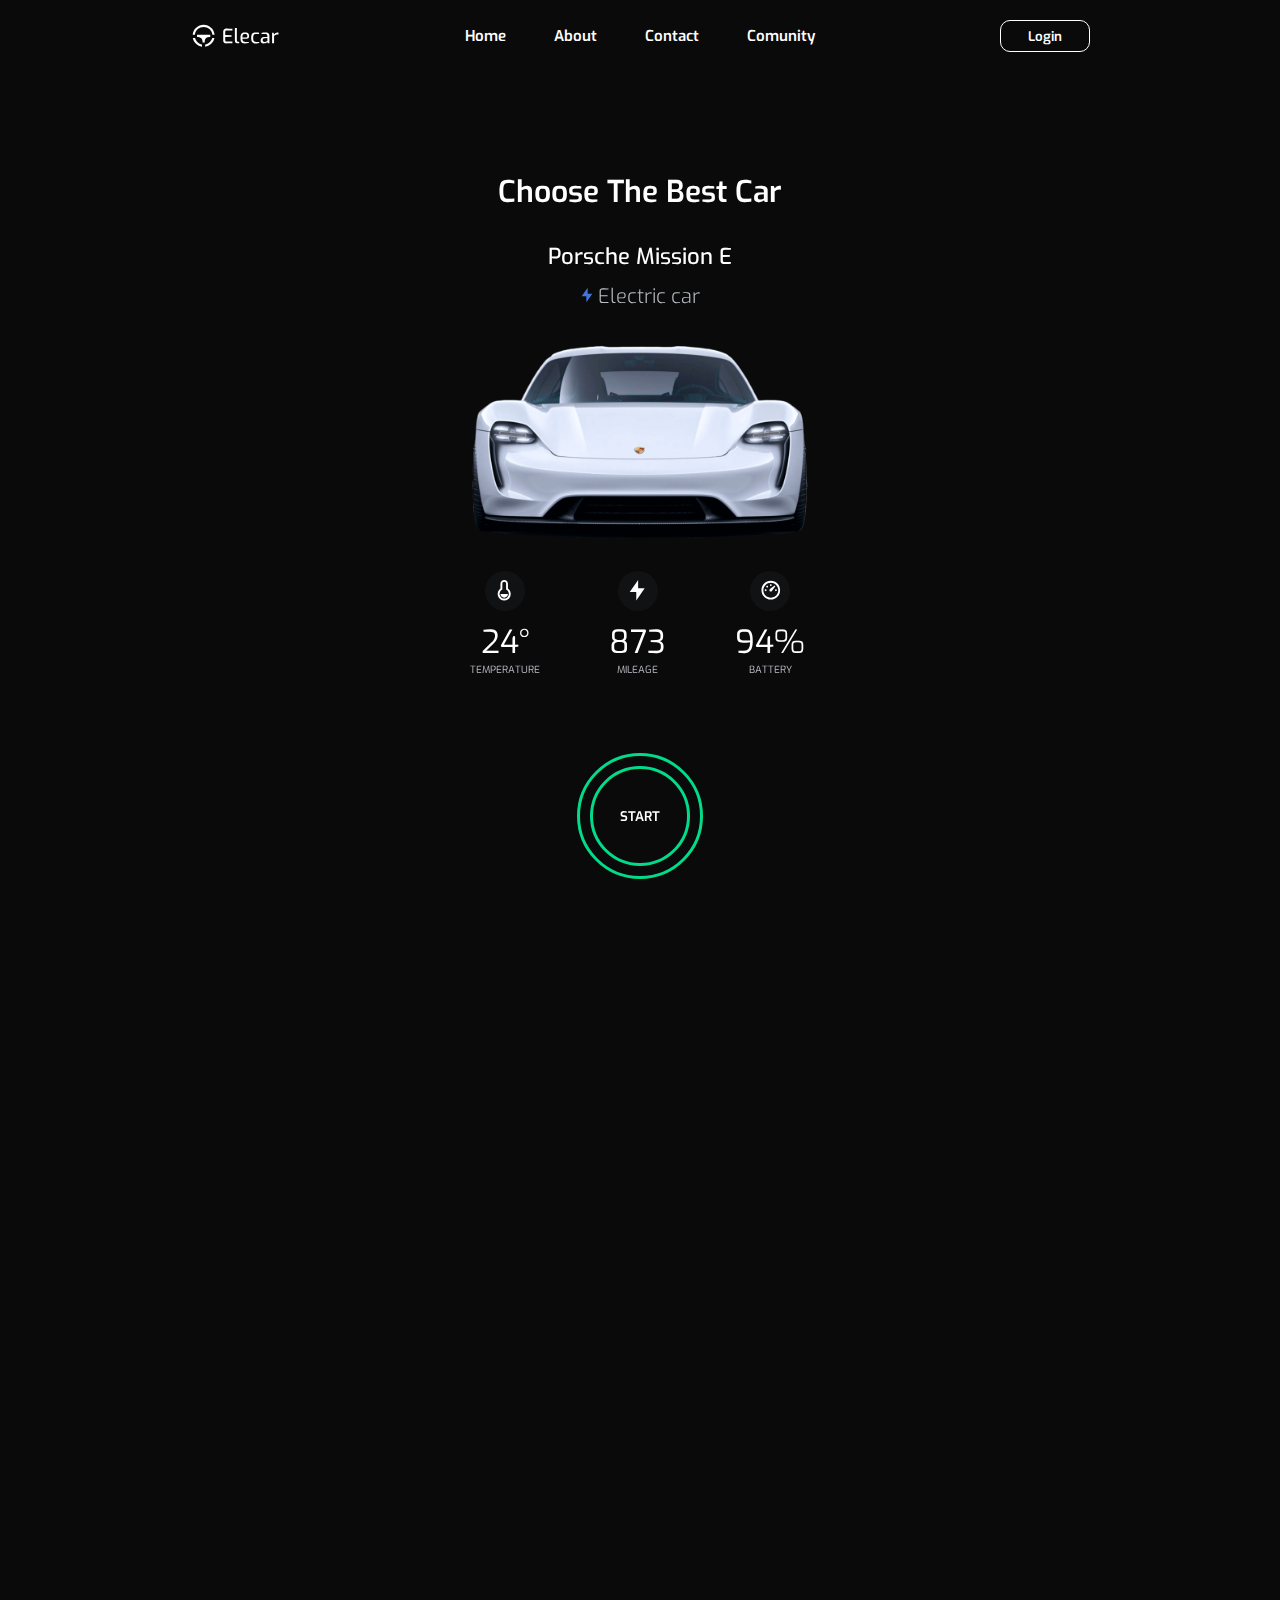
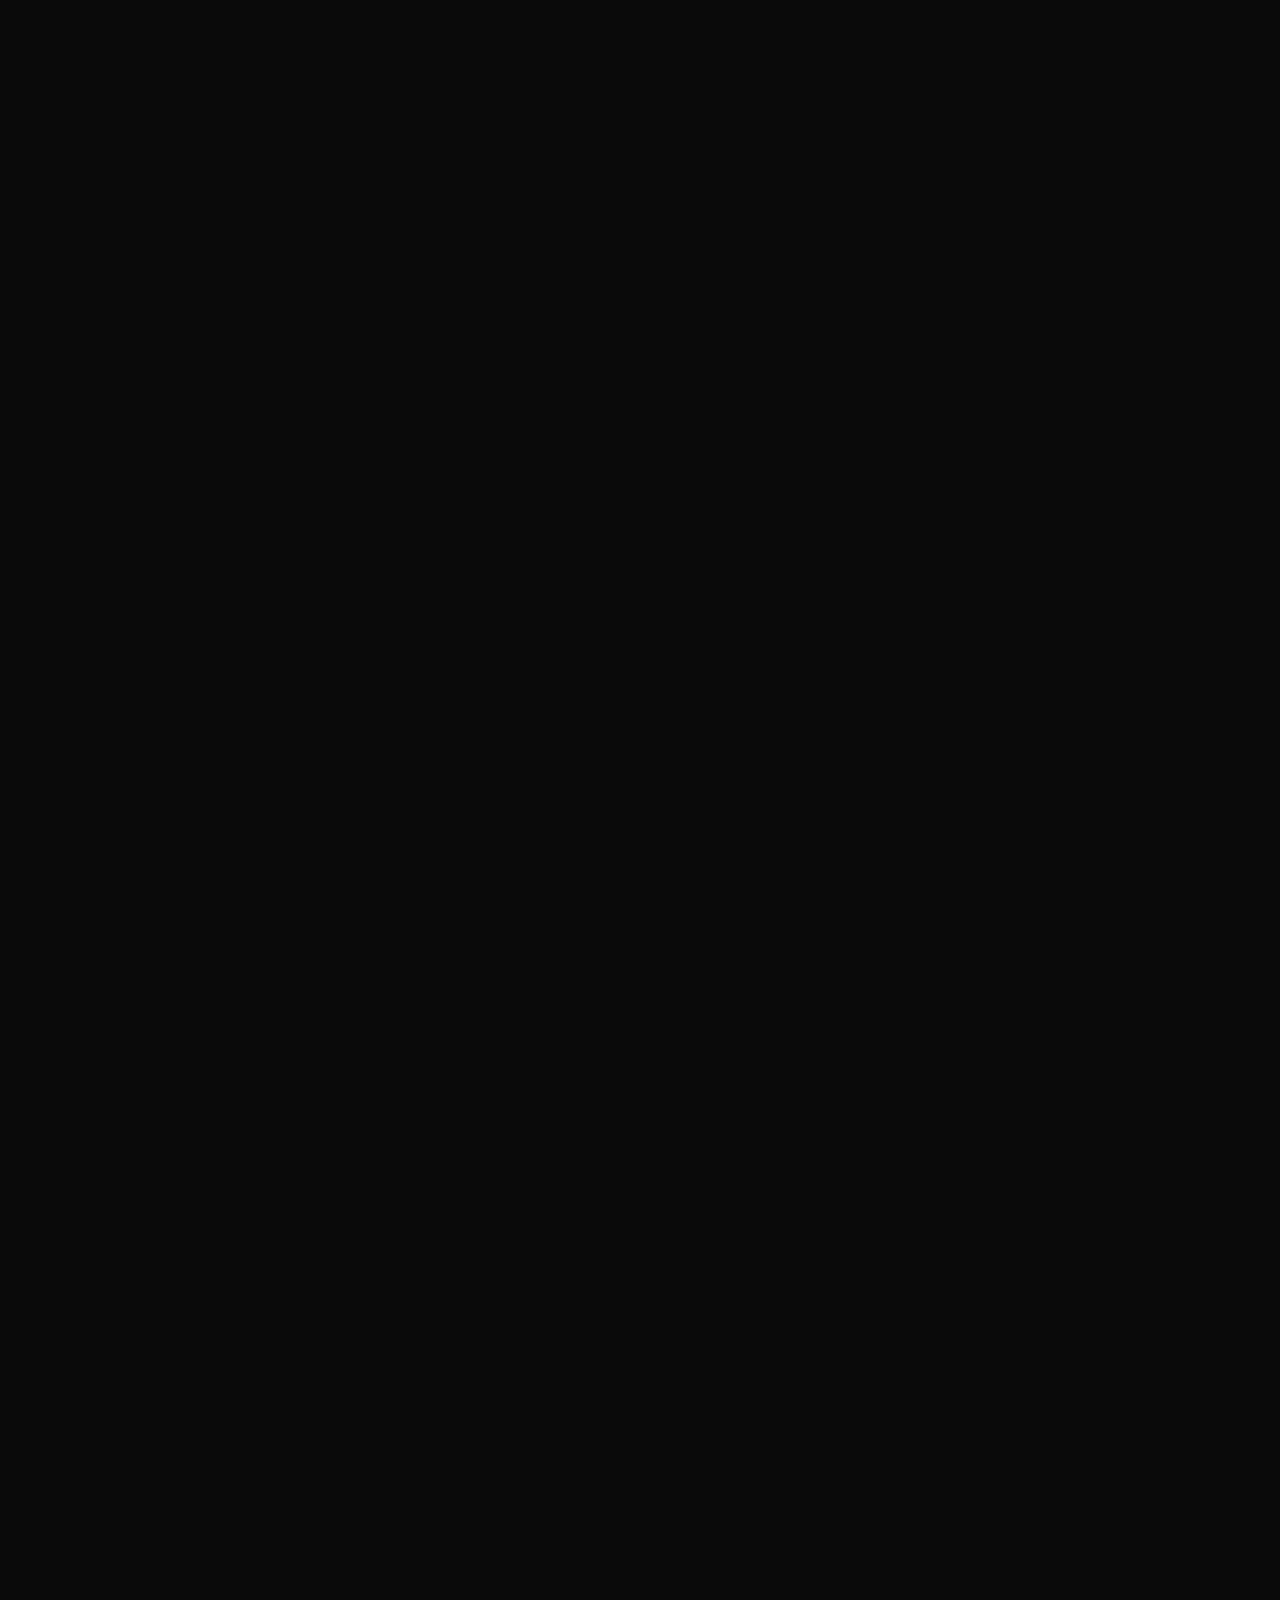
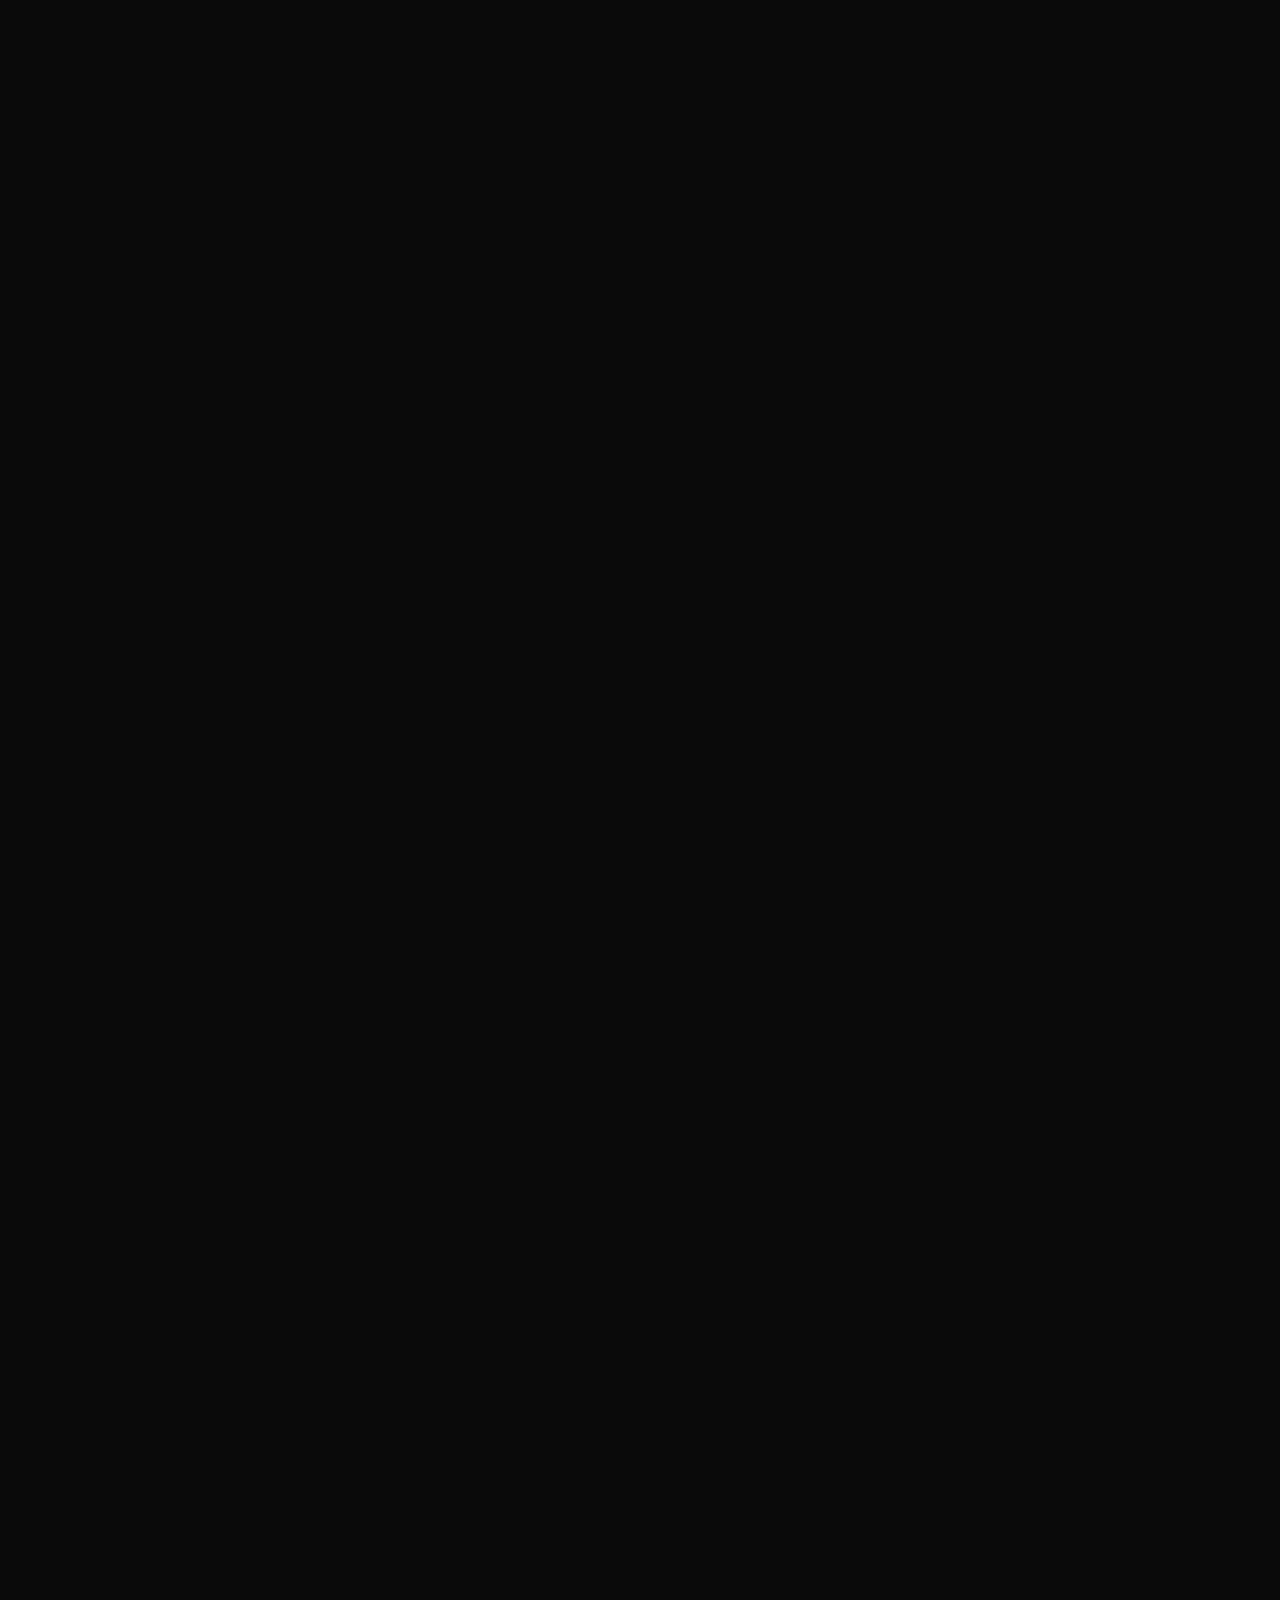
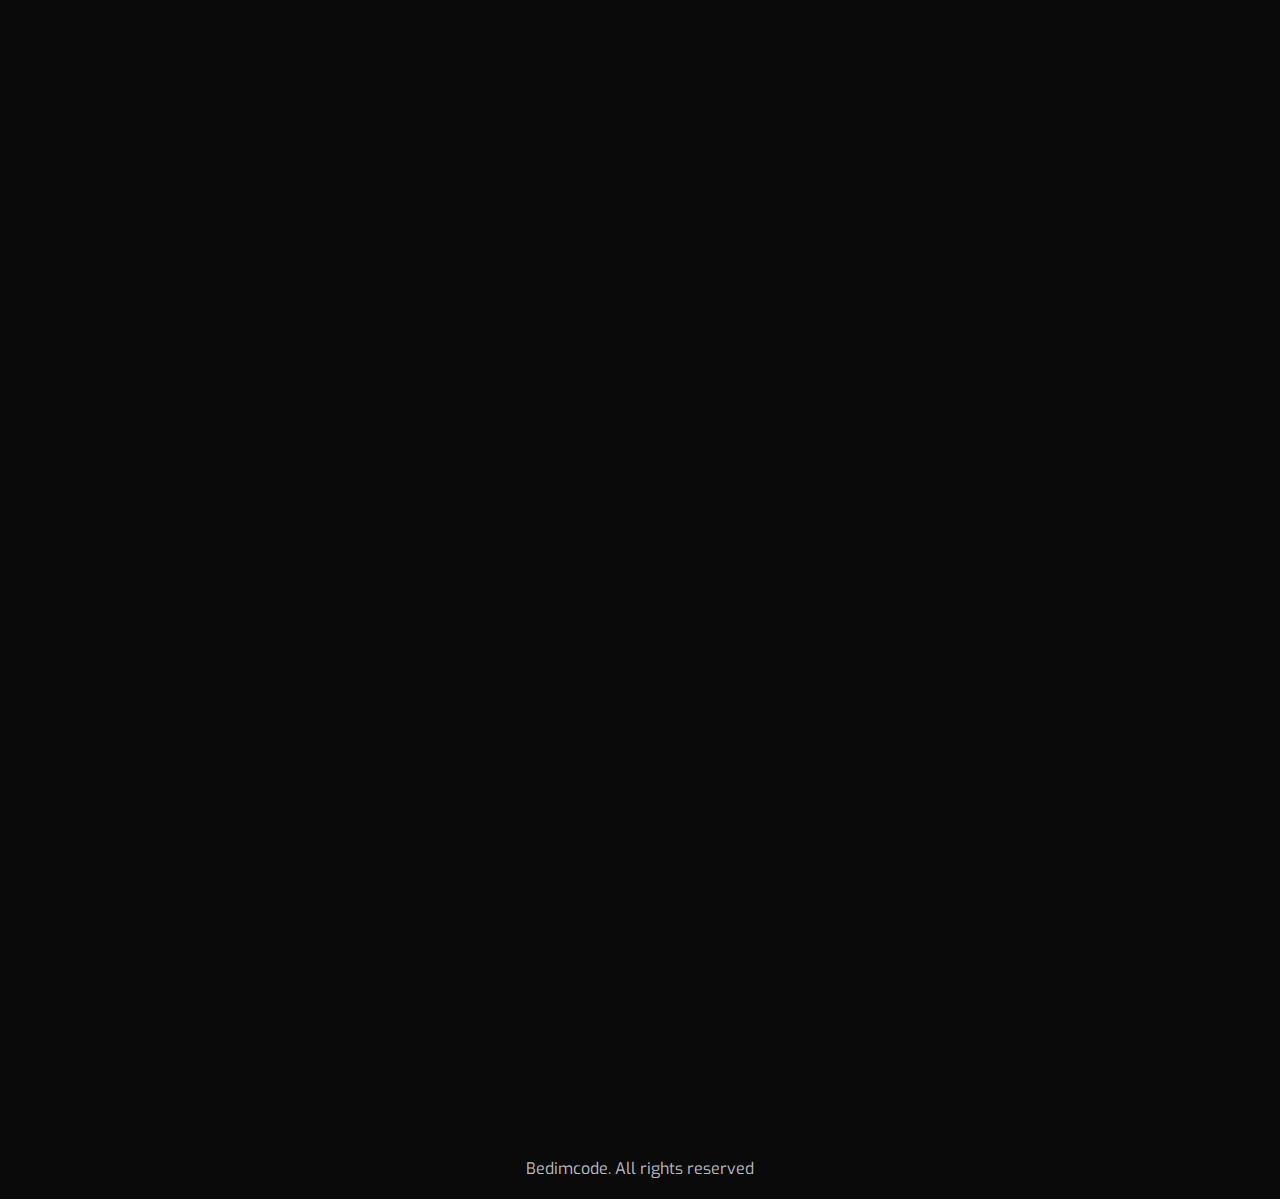
<file: index.html>
<!DOCTYPE html>
<html lang="en">

<head>
    <meta charset="UTF-8">
    <meta http-equiv="X-UA-Compatible" content="IE=edge">
    <meta name="viewport" content="width=device-width, initial-scale=1.0">
    <link href="https://unpkg.com/aos@2.3.1/dist/aos.css" rel="stylesheet">
    <link href="https://fonts.googleapis.com/css2?family=Exo:wght@100;200;300;400;500;600;700;800;900&display=swap"
        rel="stylesheet">
    <link rel="icon" href="./assets/Vector.png">
    <link rel="stylesheet" href="./src/style.css">
    <title>Elecar</title>
</head>

<body>
    <main>
        <header>
            <div class="mobile-nav" id="container">
                <img src="./assets/logo.svg" alt="logo" class="logo" data-aos="fade-right">
                <div  data-aos="fade-left">
                    <hr>
                    <hr>
                    <hr>
                </div>
                <ul>
                    <li>Home</li>
                    <li>About</li>
                    <li>Contact</li>
                    <li>Comunity</li>
                </ul>
                <button class="loggin"><a href="./">Login</a></button>
            </div>
        </header>
        <section class="hero">
            <div class="hero-txt">
                <h1 class="title" data-aos="fade-up">Choose The Best Car</h1>
                <h3 class="desc" data-aos="fade-up">Porsche Mission E</h3>
                <h2 class="carname" data-aos="fade-up"> 
                    <img src="./assets/Vector-3.svg" alt="">
                    Electric car
                </h2>
            </div>
            <div class="hero-img">
                <img src="./assets/hero.png" alt="" id="one"  data-aos="fade">
                <img src="assets/Group 145.png" alt="" id="two"  data-aos="fade">
                <div class="foot">
                    <div class="info" data-aos="fade">
                        <img src="./assets/Group 121.svg" alt="">
                        <h1>24°</h1>
                        <h5>TEMPERATURE</h5>
                    </div>
                    <div class="info" data-aos="fade">
                        <img src="./assets/Group 124.svg" alt="" >
                        <h1>873</h1>
                        <h5>MILEAGE</h5>
                    </div>
                    <div class="info" data-aos="fade">
                        <img src="./assets/Group 146.svg" alt="" >
                        <h1>94%</h1>
                        <h5>BATTERY</h5>
                    </div>
                </div>
            </div>
            <button class="circle" id="click" onclick="switchVisible();" data-aos="fade-up">
                START
            </button>
        </section>
        <section class="car-info">
          <div class="d">
            <div class="info-img">
                <img src="./assets/car-txt.png" alt="" data-aos="fade">
            </div>
            <div class="info-txt">
                <h1 data-aos="fade-right">
                    Machines With <br>
                    Future Technology
                </h1>
                <p data-aos="fade-left">
                    See the future with high-performance <br>
                    electric cars produced by renowned brands. <br>
                    They featurefuturistic builds and designs <br>
                    with new and innovative platforms that last <br>
                    a long time.
                </p>
                <button type="button" data-aos="fade">
                    Know more
                </button>
            </div>
          </div>
            <div class="slide">
                <h2 data-aos="fade-up">
                    Choose Your Electric Car <br>
                    Of The Porsche Brand
                </h2>
                <div class="slideimg">
                    <img src="./assets/Car popular 3.png" alt="" class="slides">
                    <img src="./assets/Car popular 2.png" alt="" class="slides">
                    <img src="./assets/Car popular 4.png" alt="" class="slides">
                </div>
                <div class="slidesimgs">
                    <img src="./assets/Car popular 3.png" alt="">
                    <img src="./assets/Car popular 2.png" alt="">
                    <img src="./assets/Car popular 4.png" alt="">
                </div>
                <div class="circleslide">
                    <div id="dot">
                        <span class="dot"></span><span class="dot"></span><span class="dot"></span>
                    </div>
                </div>
            </div>
            <div class="slidess">
                <h2 data-aos="fade-up">
                    Choose Your Electric Car <br>
                    Of The Porsche Brand
                </h2>
                <div class="slidesimgs">
                    <img src="./assets/Car popular 3.png" alt="">
                    <img src="./assets/Car popular 2.png" alt="">
                    <img src="./assets/Car popular 4.png" alt="">
                </div>
            </div>
        </section>
        <section class="map">
            <h1 data-aos="fade">More Features</h1>
            <img src="./assets/Features.png" alt="" data-aos="fade-up">
        </section>
        <section class="product">
            <h1 data-aos="fade">Featured Luxury Cars</h1>
            <div class="logos">
                <div class="all" data-aos="fade-up">All</div>
                <img src="./assets/arm.png" alt="" data-aos="fade-up">
                <img src="./assets/arm1.png" alt="" data-aos="fade-up">
                <img src="./assets/arm2.png" alt="" data-aos="fade-up">
            </div>
            <div class="cars">
                <img src="./assets/Car featured 5.png" alt="" data-aos="fade-left">
                <img src="./assets/Group 129.png" alt="" data-aos="fade-right">
                <img src="./assets/Group 131.png" alt="" data-aos="fade-left">
                <img src="./assets/Group 130.png" alt=""  data-aos="fade-right">
                <img src="./assets/Group 133.png" alt=""  data-aos="fade-left">
            </div>
        </section>
        <section class="cars-about">
            <div class="txt">
                <h1 data-aos="fade">
                    Do You Want To Receive <br>
                    Special Offers?
                </h1>
                <p data-aos="fade-up">
                    Be the first to receive all the information <br>
                    about our products and new cars by email <br>
                    by subscribing
                    to our mailing list.
                </p>
                <button type="button" data-aos="fade">
                    Subscribe Now
                </button>
            </div>
            <div class="img-cars">
                <img src="./assets/subscribe 1.png" alt="" data-aos="fade-left">
            </div>
        </section>
        <section class="arm-img">
            <div class="arm-size">
                <img src="./assets/logo1.svg" alt="" data-aos="fade">
                <img src="./assets/logo2.svg" alt="" data-aos="fade">
                <img src="./assets/logo3.svg" alt="" data-aos="fade">
            </div>
            <div class="arm-size">
                <img src="./assets/logo4.svg" alt="" data-aos="fade">
                <img src="./assets/logo5.svg" alt="" data-aos="fade">
                <img src="./assets/logo6.svg" alt="" data-aos="fade">
            </div>
        </section>
        <section class="footer">
            <div class="about-com">
                <img src="assets/logo.svg" data-aos="fade-right">
                <p data-aos="fade">We offer the best electric cars of <br> the most recognized brands in <br> the world.</p>

            </div>
            <div class="company">
                <h1 data-aos="fade-right">Company</h1>
                <ul data-aos="fade">
                    <li>About</li>
                    <li>Cars</li>
                    <li>History</li>
                    <li>Shop</li>
                </ul>
            </div>
            <div class="information">
                <h1  data-aos="fade-right">information</h1>
                <ul data-aos="fade">
                    <li>Request a quote</li>
                    <li>Find a dealer</li>
                    <li>Contact us</li>
                    <li>Services</li>
                </ul>
            </div>
            <div class="Follow-us">
                <h1 data-aos="fade-right">Followus</h1>
                <div class="follow" data-aos="fade">
                    <img src="./assets/Vector-1.svg" alt="">
                    <img src="./assets/Vector-2.svg" alt="">
                    <img src="./assets/f.svg" alt="">
                </div>

            </div>
            <p class="copy" >Bedimcode. All rights reserved</p>
        </section>
    </main>
    <script src="https://unpkg.com/aos@2.3.1/dist/aos.js"></script>
    <script src="./src/script.js">
    </script>
</body>

</html>
</file>
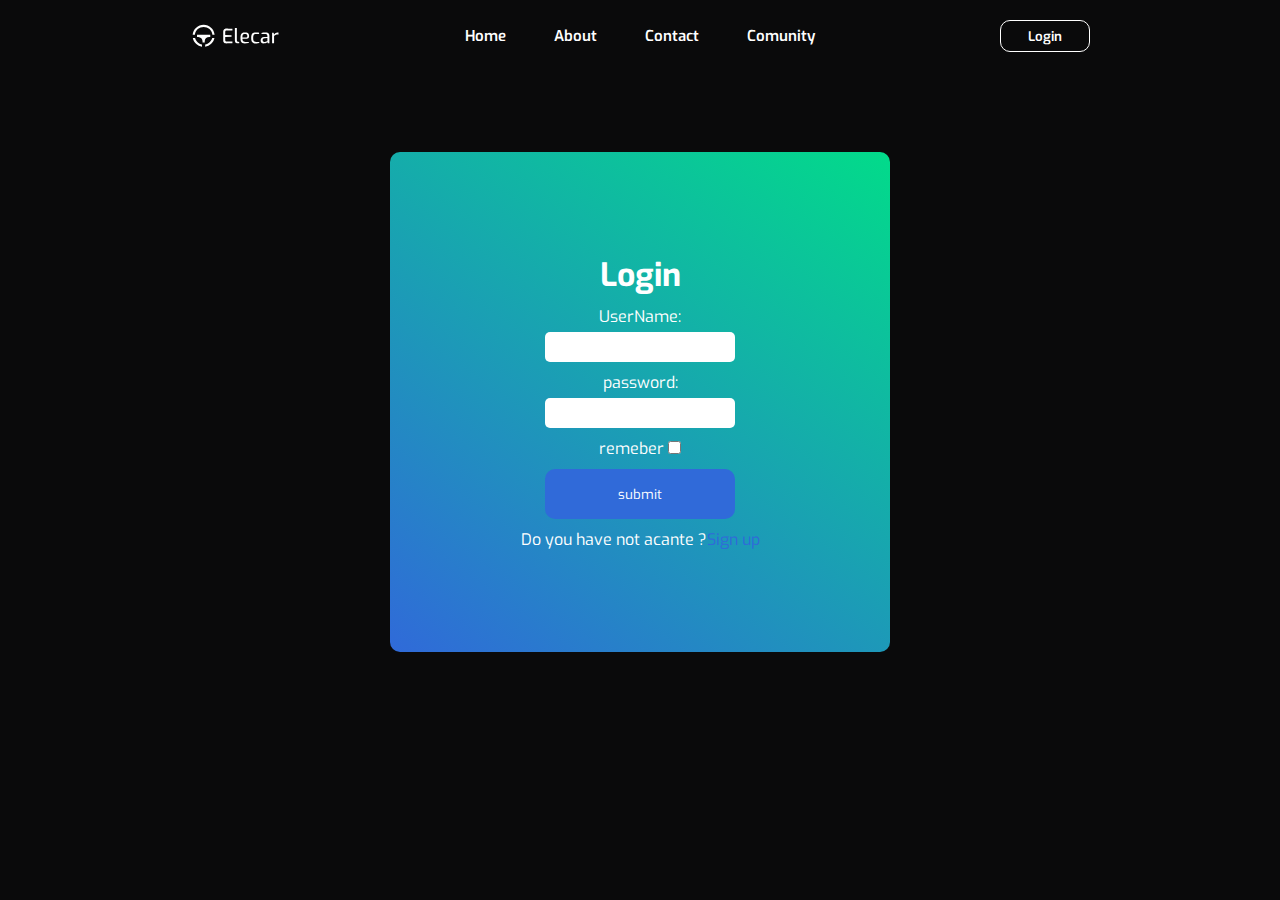
<file: Login.html>
<!DOCTYPE html>
<html lang="en">

<head>
    <meta charset="UTF-8">
    <meta http-equiv="X-UA-Compatible" content="IE=edge">
    <meta name="viewport" content="width=device-width, initial-scale=1.0">
    <link href="https://unpkg.com/aos@2.3.1/dist/aos.css" rel="stylesheet">
    <link href="https://fonts.googleapis.com/css2?family=Exo:wght@100;200;300;400;500;600;700;800;900&display=swap"
        rel="stylesheet">
    <link rel="icon" href="./assets/Vector.png">
    <link rel="stylesheet" href="./src/style.css">
    <title>Elecar</title>
</head>

<body>
    <main>
      
      <header>
        <div class="mobile-nav" id="container">
            <img src="./assets/logo.svg" alt="logo" class="logo" data-aos="fade-right">
            <div  data-aos="fade-left">
                <hr>
                <hr>
                <hr>
            </div>
            <ul>
              <a href="./index.html"><li>Home</li></a>
              <a href="#"><li>About</li></a>
              <a href="#"><li>Contact</li></a>
              <a href="#"><li>Comunity</li></a>
          </ul>
            <button class="loggin">Login</button>
        </div>
    </header>
       <!-- Login form  -->
        <section class="si-up-page">
            <h1>Login</h1>
          <div class="d-in-1">
            <label for="UserName">UserName:</label>
            <input id="UserName" type="text">
          </div>
          <div class="d-in-2">
            <label for="password">password:</label>
            <input id="password" type="text">
          </div>
          <div class="d-in-4">
           <label for="remeber">remeber</label>
           <input type="checkbox" id="remeber">
          </div>
          <button class="sub-Login" type="submit" onclick="submit()">submit</button>
          <p class="acante">Do you have not acante ?<a href="./Sign-up.html"><span class="Login">Sign up</span></a></p>
        </section>
      <!-- end -->


</main>
<script src="https://unpkg.com/aos@2.3.1/dist/aos.js"></script>
<script src="./src/script.js"></script>
</body>

</html>
</file>
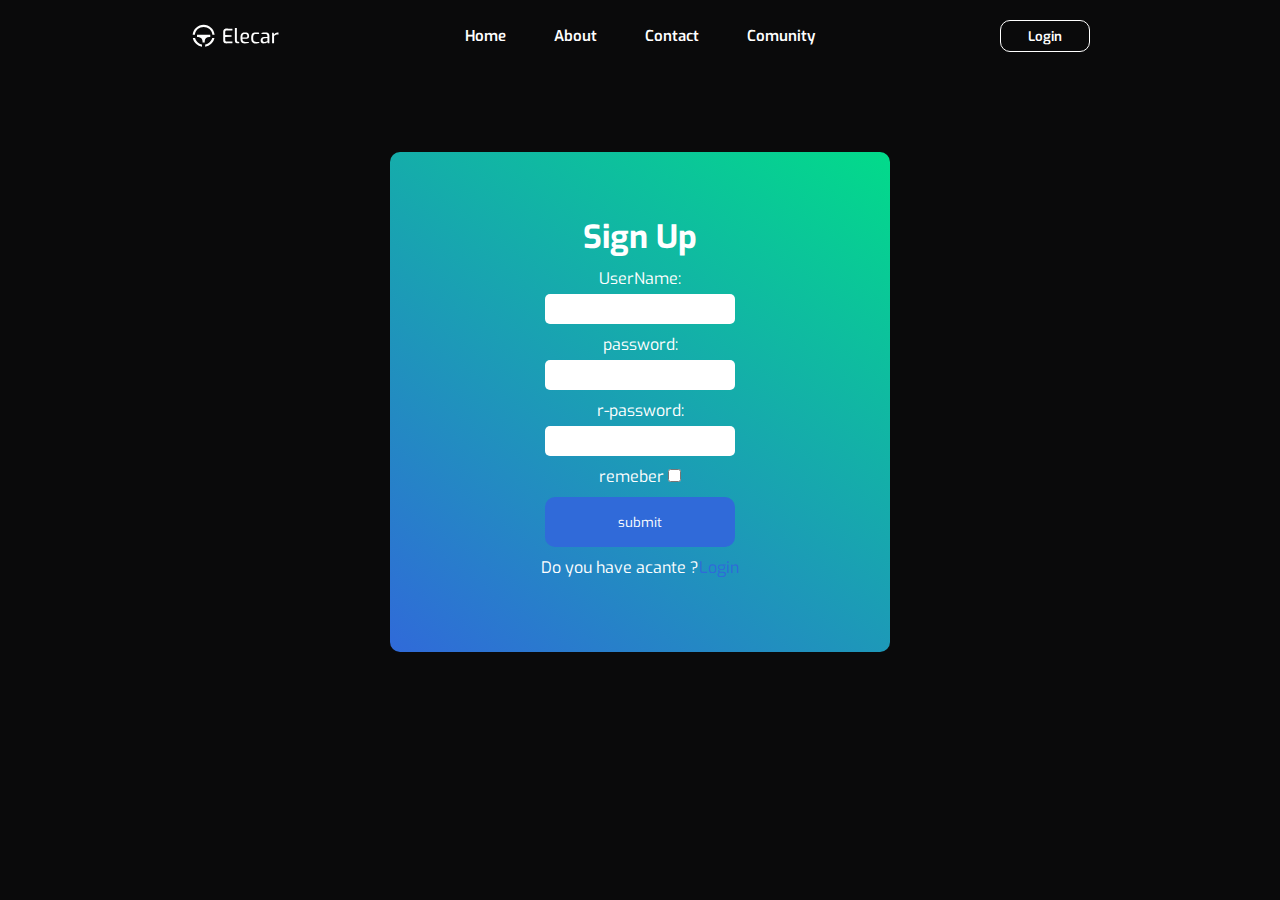
<file: Sign-up.html>
<!DOCTYPE html>
<html lang="en">

<head>
    <meta charset="UTF-8">
    <meta http-equiv="X-UA-Compatible" content="IE=edge">
    <meta name="viewport" content="width=device-width, initial-scale=1.0">
    <link href="https://unpkg.com/aos@2.3.1/dist/aos.css" rel="stylesheet">
    <link href="https://fonts.googleapis.com/css2?family=Exo:wght@100;200;300;400;500;600;700;800;900&display=swap"
        rel="stylesheet">
    <link rel="icon" href="./assets/Vector.png">
    <link rel="stylesheet" href="./src/style.css">
    <title>Elecar</title>
</head>

<body>
    <main>
        
      <header>
        <div class="mobile-nav" id="container">
            <img src="./assets/logo.svg" alt="logo" class="logo" data-aos="fade-right">
            <div  data-aos="fade-left">
                <hr>
                <hr>
                <hr>
            </div>
            <ul>
                <a href="./index.html"><li>Home</li></a>
                <a href="#"><li>About</li></a>
                <a href="#"><li>Contact</li></a>
                <a href="#"><li>Comunity</li></a>
            </ul>
            <button class="loggin">Login</button>
        </div>
    </header>
    <!-- sign in form -->
        <section class="si-up-page">
            <h1>Sign Up</h1>
          <div class="d-in-1">
            <label for="UserName2">UserName:</label>
            <input id="UserName2" type="text">
          </div>
          <div class="d-in-2">
            <label for="password2">password:</label>
            <input id="password2" type="text">
          </div>
          <div class="d-in-3">
            <label for="r-password">r-password:</label>
            <input id="r-password" type="text">
          </div>
          <div class="d-in-4">
           <label for="remeber">remeber</label>
           <input type="checkbox" id="remeber">
          </div>
          <button class="sub-Login" type="submit" onclick="sub()">submit</button>
          <p class="acante">Do you have acante ?<a href="./Login.html"><span class="Login">Login</span></a></p>
          <div>
            <p style="color: red;" id="error"></p>
          </div>
        </section>
        <!-- end -->


</main>
<script src="https://unpkg.com/aos@2.3.1/dist/aos.js"></script>
<script src="./src/script.js"></script>
</body>

</html>
</file>
<file: src/style.css>
:root{
    --blue:#306AD9;
    --bg:#0A0A0B;
    --white:#fff;
    --green:#02DB8A;
    --gray:#BABEC4;
}
*{
    margin: 0;
    padding: 0;
    box-sizing: border-box;
    font-family: 'Exo', sans-serif;
}
body{
    background-color: var(--bg);
    overflow-x: hidden;
    color: var(--white);
}
main{
    max-width: 330px;
    margin: 20px auto;
}
.logo{
    width: 90px;
}
hr{
    width: 32px;
    height: 5px;
    background-color: var(--white);
    margin-top: 2px;
}
#dot{
    margin:0 auto;
    text-align:center;
    display: flex;
  }
.dot{
    display:inline-bloc;
    border-radius:50%;
    background:var(--gray);
    opacity: 0.7;
    padding:5px;
    margin-right: 4px;
}
.active{
    background-color:var(--blue);
    opacity: 1;
  }
.slideimg{
    margin:0 auto;
    overflow:hidden;
  }

.mobile-nav{
    display: flex;
    justify-content: space-between;
    align-items: center;
    width: 100%;
}
.hero{
    display: flex;
    align-items: center;
    flex-direction: column;
    margin-top: 120px;
}
.title{
    color: var(--white);
    font-size: 30px;
    font-weight: 600;
    display: flex;
    justify-content: center;
}
.title img{
    width: 50px;
}
.desc{
    text-align: center;
    color: var(--white);
    font-weight: 500;
    margin-top: 25px;
    font-size: 22px;
}
.hero-txt{
    line-height: 40px;
}
.carname{
    text-align: center;
    font-size: 20px;
    color: var(--gray);
    font-weight: 300;
}
.hero-img #one{
    width: 340px;
    margin-top: 25px;
}
.hero-img #two{
    display: none;
    width: 340px;
    margin-top: 25px;
}
.foot{
    display: flex;
    justify-content: space-between;
    width: 335px;
    margin-top: 25px;
}
.info{
    display: flex;
    flex-direction: column;
    align-items: center;
    justify-content: space-between;
}
.foot img{
    width: 40px;
    margin-bottom: 10px;
}
.info h1{
    color: var(--white);
    font-weight: 400;
}
.info h5{
    color: var(--gray);
    font-weight: 400;
    font-size: 10px;
}
.circle{
    width: 100px;
    height: 100px;
    margin-top: 90px;
    background-color: transparent;
    color: var(--white);
    font-weight: 600;
    border-radius: 100%;
    border: 3px solid var(--green);
    outline: 3px solid var(--green);
    outline-offset: 10px;
}
.info-img img{
    width: 330px;
}
.car-info{
    margin-top: 90px;
}
.car-info h1{
    color: var(--white);
    font-size: 23px;
    font-weight: 600;
}
.car-info p{
    font-size: 15px;
    color: var(--gray);
}
.info-txt{
    display: flex;
    flex-direction: column;
    justify-content: space-between;
    height: 275px;
    margin-top: 60px;
}
.car-info button{
    width: 149px;
    height: 56px;
    background-color: var(--blue);
    color: var(--white);
    border: none;
    border-radius: 5px;
    font-size: 15px;
}
.slide{
    display: flex;
    flex-direction: column;
    align-items: center;
}
.slide h2{
    margin-top: 90px;
    color: var(--white);
    text-align: center;
}
.slide img{
    width: 300px;
    margin-top: 40px;
    overflow:hidden;
    animation-name:fade;
    animation-duration:1s;
    display:none;
}
.circleslide{
    display: flex;
    justify-content: space-between;
    width: 50px;
    margin-top: 12px;
}
.circleslide .active{
    width: 10px;
    height: 10px;
    background-color: var(--blue);
    border-radius: 100%;
}
.circleslide .disible{
    width: 10px;
    height: 10px;
    background-color: var(--gray);
    border-radius: 100%;
    opacity: 0.7;
}
.map{
    display: flex;
    flex-direction: column;
    align-items: center;
    margin-top: 150px;
    justify-content: center;
}
.map h1{
    color: var(--white);
    font-size: 30px;
}
.map img{
    width: 350px;
    margin-left: 30px;
}
.logos{
    display: flex;
    justify-content: space-between;
}
.product{
    margin-top: 120px;
}
.product h1{
    text-align: center;
    color: var(--white);
}
.logos{
    margin-top: 70px;
}
.logos div{
    width: 70px;
    height: 70px;
    background-color: var(--blue);
    border-radius: 16px;
    display: flex;
    justify-content: center;
    align-items: center;
    color: var(--white);
    font-size: 18px;
}
.logos img{
    width: 70px;
    height: 70px;
}
.cars img{
    width: 320px;
}
.cars{
    display: flex;
    flex-direction: column;
    align-items: center;
    justify-content: space-between;
    height: 2100px;
    margin-top: 70px;
}
.cars-about {
    position: relative;
    display: flex;
    flex-direction: column;
    margin-top: 160px;
}
.cars-about .txt{
    display: flex;
    flex-direction: column;
    justify-content: space-between;
    align-items: center;
    height: 300px;
}
.cars-about button{
    width: 156px;
    height: 60px;
    background-color: var(--blue);
    color: var(--white);
    border: none;
    border-radius: 5px;
    font-size: 17px;
    font-weight: 600;
}
.cars-about h1{
    color: var(--white);
    text-align: center;
}
.cars-about p{
    color: var(--gray);
    text-align: center;
}
.img-cars img{
    width: 230px;
    right: -40px;
    margin-top: 20px;
    position: absolute;
}
.arm-img{
    display: flex;
    flex-direction: column;
    justify-content: space-between;
    margin-top: 84px;
}.arm-img img{
    width: 55px;
    margin-top: 81px;
}
.arm-size{
    width: 100%;
    display: flex;
    justify-content: space-between;
}
.footer{
    margin-top: 170px;
}

.about-com {
    display: flex;
    flex-direction: column;
    justify-content: space-between;
    height:120px;

}
.about-com img{
    width: 120px;
}
.about-com p{
    color: var(--gray);
}
.company{
    margin-top:45px;
}
.company h1{
    color: var(--white);

}
.company ul{
    list-style: none;
    color:var(--white) ;
    font-weight: 400;
}
.company li{
    margin-top: 15px;
}
.information ul{
list-style: none;
color: var(--gray);

}
.information {
    margin-top: 45px;
}
.information h1{
    color: var(--white);
}
.information li{
    margin-top: 15px;
}
.follow{
    display: flex;
    width: 120px;
    justify-content: space-between;
    margin-top: 10px;
}
.Follow-us h1{
    color: var(--white);
}
.Follow-us{
    margin-top: 45px;
}
.follow img{
    width: 20px;
    margin-top: 15px;
}
.copy{
    color: var(--gray);
    margin-top: 50px;
    text-align: center;
}
ul{
    display: none;
}
.loggin{
    display: none;
}
.slidess{
    display: none;
}
@media only screen and (min-width: 900px) {
    main {
        max-width: 900px;
        margin: 20px auto;
    }
    .mobile-nav div{
        display: none;
    }
    ul{
        list-style-type: none;
        display: flex;
        justify-content: space-between;
        color: var(--white);
        width: 350px;
        font-size: 15px;
        font-weight: 600;
    }
    .loggin{
        color: var(--white);
        display: flex;
        justify-content: center;
        align-items: center;
        background-color: transparent;
        width: 90px;
        height: 32px;
        border: 1.5px solid var(--white);
        font-weight: 600;
        border-radius: 10px;
    }
    .d {
        display: flex;
        align-items: center;
        justify-content: space-evenly;
    }
    .info-txt{
        margin-top: -20px;
    }
    .slide{
        display: none;
    }
    .slidesimgs{
        margin-left: 40px;
    }
    .slidess h2{
        margin-top: 90px;
        color: var(--white);
        text-align: center;
    }
    .slidess img{
        width: 250px;
        margin-top: 50px;
        margin-right: 30px;
    }
    .cars{
        display: flex;
        flex-direction: row;
        flex-wrap: wrap;
        margin-top: 20px;
    }
    .cars img{
        margin-top: 20px;
    }
    .logos{
        justify-content: space-evenly;
    }
    .img-cars img{
        width: 500px;
        margin-top: 100px;
        position: absolute;
        right: -309.5px;
    }
}
  
@keyframes fade{
    from{
      opacity:0.4;
    }
    to{
      opacity:1;
    }
  }
  /* start Login */
  .si-up-page{
    width: 500px ;
    height:500px;
    padding: 50px;
    display: flex;
    flex-direction: column;
    justify-content: center;
    align-items: center;
    gap: 10px;
    background-image: linear-gradient(35deg,#306AD9,#02DB8A);
    color: var(--white);
    border-radius: 10px;
    margin-left: 200px;
    margin-top: 100px;
  }
  .d-in-1 , .d-in-2 ,.d-in-3{
    display: flex;
    flex-direction: column;
    justify-content: center;
    align-items: center;
    gap: 5px;
  }
  .d-in-1 input{
    width: 190px;
    height: 30px;
    border-radius: 5px;
    padding: 2px;
    border: none;
    outline: none;

  }
  .d-in-2 input{
    width: 190px;
    height: 30px;
    border-radius: 5px;
    padding: 2px;
    border: none;
    outline: none;

  }
  .d-in-3 input{
    width: 190px;
    height: 30px;
    border-radius: 5px;
    padding: 2px;
    border: none;
    outline: none;

  }
  .sub-Login{
    width: 190px;
    height: 50px;
    border-radius: 10px;
    border: none;
    background-color: var(--blue);
    color: var(--white);
  }
  .acante{
    color: var(--white);
  }
  .Login{
    color: var(--blue);
  }
  a{
    text-decoration:none;
    color: white;
  }
</file>
